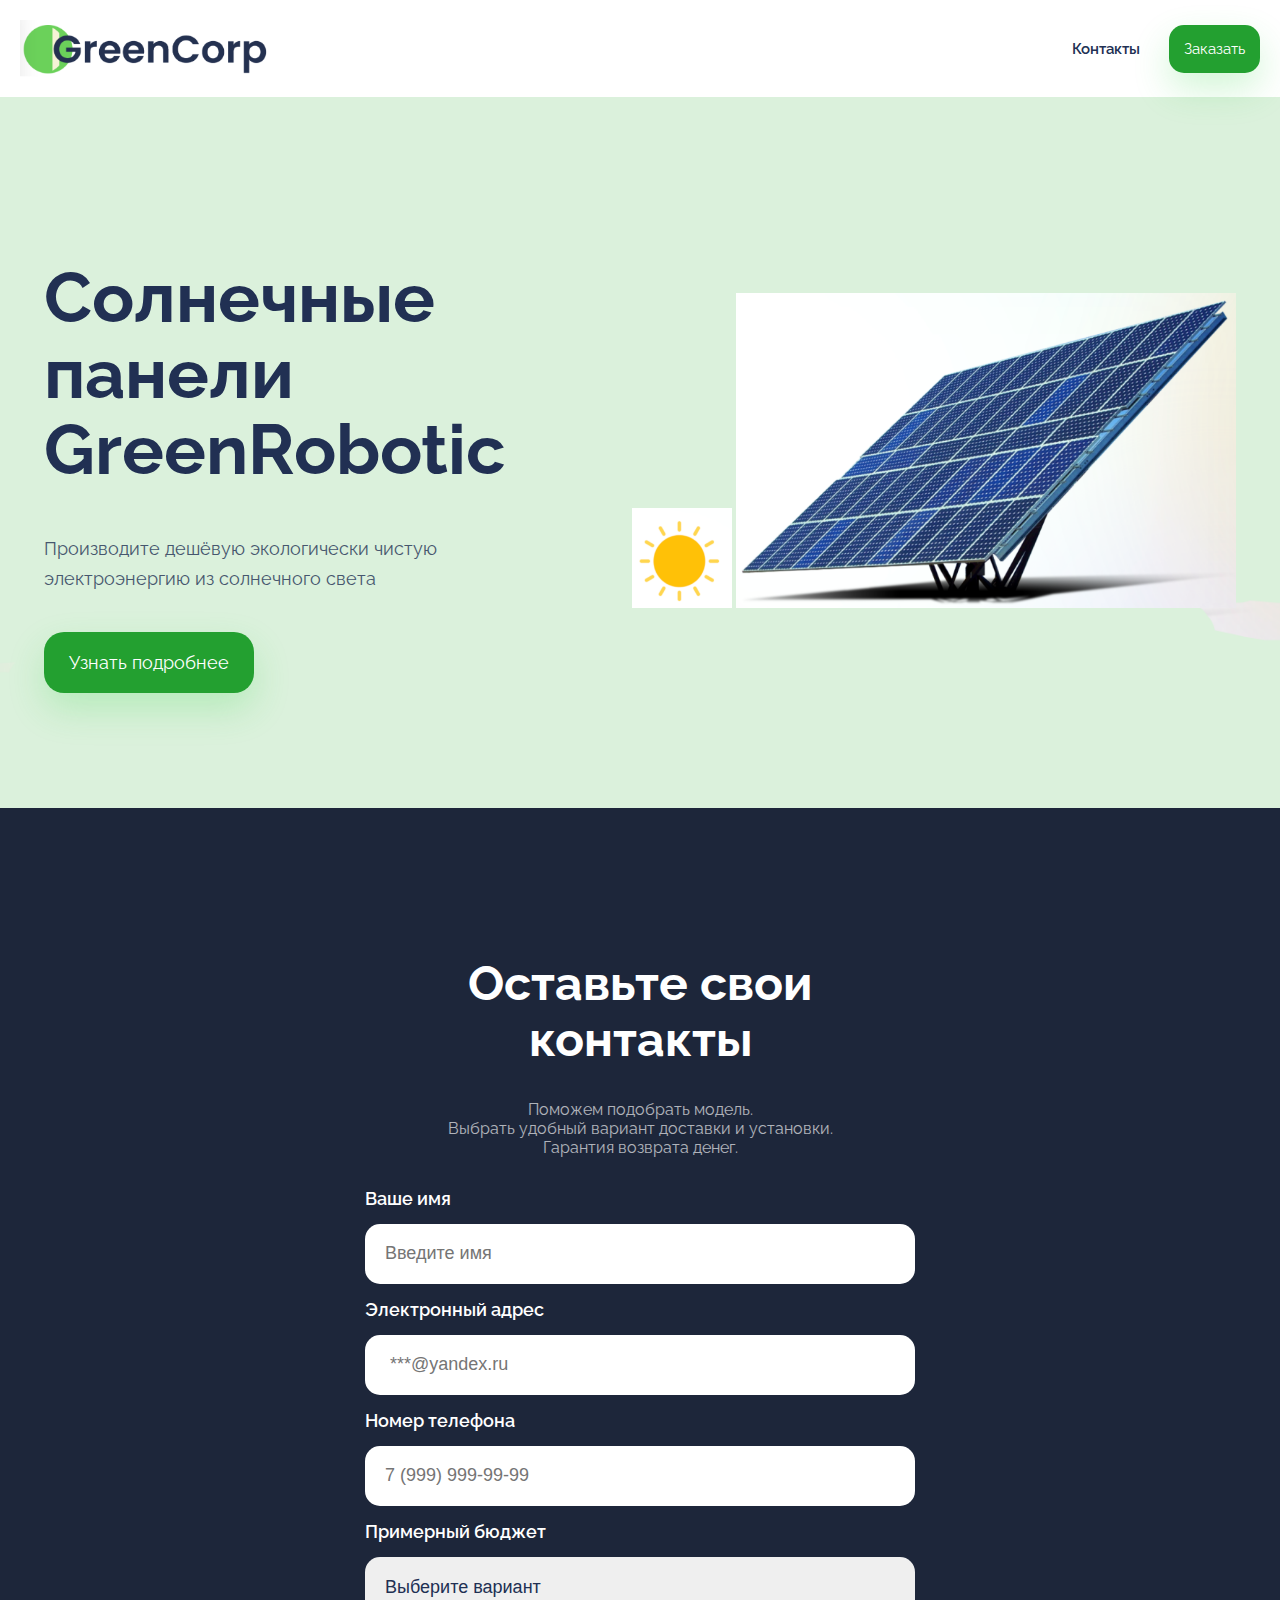
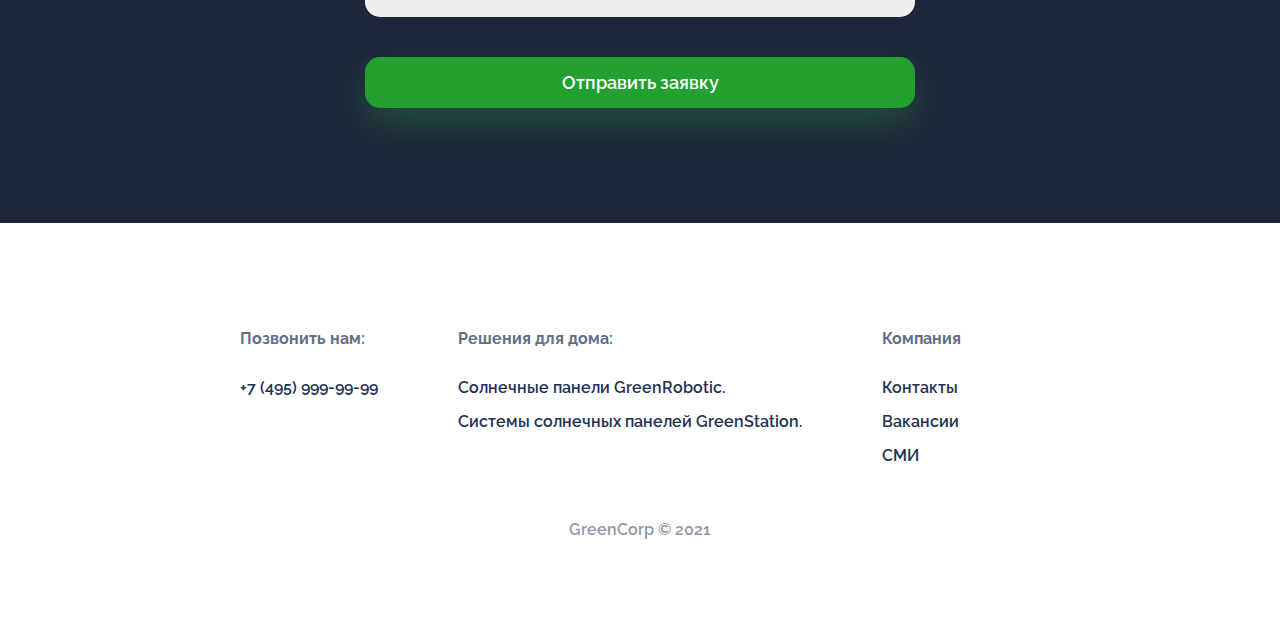
<file: index.html>
<!DOCTYPE html>
<html lang="ru">
<head>
  <title>Солнечные батареи GreenCorp</title>
  <link rel="stylesheet" href="main.css">
  <link href="https://fonts.googleapis.com/css2?family=Raleway:wght@100;300;400;500;600;700;800&display=swap" rel="stylesheet">
</head>
<body>
  <header>
    <img class="header__logo" src='img/logo.png'>
    <div class="header__controls">
      <a href="#contacts">Контакты</a>
      <button>Заказать</button>
    </div>
  </header>
  <section class="about">
    <div class="about__info">
      <h1>Солнечные панели GreenRobotic</h1>
      <p>Производите дешёвую экологически чистую электроэнергию из солнечного света</p>
      <button>Узнать подробнее</button>
    </div>
    <div class="about__images">
      <img class="about__sun-image" src="img/sun.png">
      <img class="about__image" src="img/solar-panel.png">
    </div>
  </section>
  <section class="form">
    <div class="form__container">
      <h1>Оставьте свои контакты</h1>
      <p>Поможем подобрать модель. 
        <br>Выбрать удобный вариант доставки и установки. 
        <br>Гарантия возврата денег.
      </p>
      <form>
        <div class="form__group">
          <label for="name">Ваше имя</label>
          <input type="text" placeholder="Введите имя" id="name">
        </div>
        <div class="form__group">
          <label for="email">Электронный адрес</label>
          <input type="email" placeholder=" ***@yandex.ru" id="email">
        </div>
        <div class="form__group">
          <label for="phone">Номер телефона</label>
          <input type="phone" placeholder="7 (999) 999-99-99" id="phone">
        </div>
        <div class="form__group">
          <label for="budget">Примерный бюджет</label>
          <select id="budget">
            <option>Выберите вариант</option>
            <option value="10-30">10 000₽ - 30 000₽</option>
            <option value="30-60">30 000₽ - 60 000₽</option>
            <option value="60-100">60 000₽ - 100 000₽</option>
            <option value="100+">100000₽</option>
          </select>
          <button type="submit" class="form__submit">Отправить заявку</button>
        </div>        
      </form>
    </div>
  </section>
  <footer>
    <div class="footer__container">
      <div class="footer__group">
        <h3>Позвонить нам:</h3>
        <div class="footer__links">
          <a href="tel:74959999999">+7 (495) 999-99-99</a>
        </div>
      </div>
      <div class="footer__group">
        <h3>Решения для дома:</h3>
        <div class="footer__links">
          <a href="#">Солнечные панели GreenRobotic.</a>
          <a href="#">Системы солнечных панелей GreenStation.</a>
        </div>
      </div>
      <div class="footer__group">
        <h3>Компания</h3>
        <div class="footer__links">
          <a href="#">Контакты</a>
          <a href="#">Вакансии</a>
          <a href="#">СМИ</a>
        </div>
      </div>
    </div>
    <div class="footer__copyright">
      GreenCorp © 2021
    </div>
  </footer>
</body>
</html>
</file>
<file: main.css>
body {
    font-family: 'Raleway', sans-serif;
    color: #213053;
    margin: 0;
  }

header {
    display: flex;
    justify-content: space-between;
    align-items: center;
    padding: 20px;
  }

  .header__logo {
    width: 20%;
  } 

  a {
    text-decoration: none;
    color: #213053;
  }

  header a {
    font-size: 15px;
    font-weight: 600;
    margin-right: 25px;
  }

  button {
    font-family: 'Raleway', sans—serif;
    font-size: 15px;
    color: #fff;
    background-color: #23a030;
    border: none;
    border-radius: 15px;
    cursor: pointer;
    box-shadow: 0 16px 36px rgb(52 213 68 / 22%);
    padding: 15px;
  }

  button:hover {
    background-color: #f6980c;
    box-shadow: 0 16px 36px rgba(246 152 12 / 20%);
    transition: background-color, ease-in 0.3s;
  }

  .about {
    display: flex;
    justify-content: space-around;
    align-items: center;
    padding-top: 115px;
    padding-bottom: 115px;
    background: url('img/back.png') no-repeat;
    background-position: center;
    background-size: cover;  
  }

  .about h1 {
    font-size: 70px;
    line-height: 76px;
  }

  .about p {
    font-size: 18px;
    line-height: 30px;
    opacity: 0.8;
  }

  .about__info {
    max-width: 500px;
  }

  .about button {
    font-size: 18px;
    border-radius: 20px;
    padding: 20px 25px;
    margin-top: 20px;
  }

  .about__image {
    width: 500px;
  }
   
  .about__sun-image {
    width: 100px;
    height: 100px;
  }

  .form {
    display: flex;
    justify-content: center;
    background-color: #1D263A;
    color: #fff;
    padding-top: 115px;
    padding-bottom: 115px;
    text-align: center;
  }

  .form h1 {
    font-size: 48px;
  }

  .form p {
    font-size: 18 px;
    opacity: 0.65;
  }

  .form input, select {
    font-size: 18px;
    color: #213053;
    height: 60px;
    padding: 0 20px 0 20px;
    border-radius: 15px;
    border: none;
    appearance: none;
    outline: none;
  }

  .form label {
    font-size: 18px;
    font-weight: 600;
    padding: 15px 0 15px 0;
  }

  .form__submit {
    font-size: 18px;
    font-weight: 600;
    margin-top: 40px;
  }

  .form__container {
    width: 550px;
  }

  .form__group {
    display: flex;
    flex-direction: column;
    text-align: left;
  }

  footer {
    padding: 90px 20px 90px 20px;
    font-size: 16px;
    font-weight: 600;
  }

  .footer__container {
    display: flex;
    justify-content: center;
  }

  .footer__copyright {
    margin-top: 40px;
    text-align: center;
    opacity: 0.5;
  }

  .footer__group {
    padding-right: 80px;
  }

  .footer__group h3 {
    font-size: 16px;
    opacity: 0.7;
    margin-bottom: 30px;
  }

  .footer__links {
    display: flex;
    flex-direction: column;
  }

  .footer__links a {
    margin-bottom: 15px;
  }
</file>
